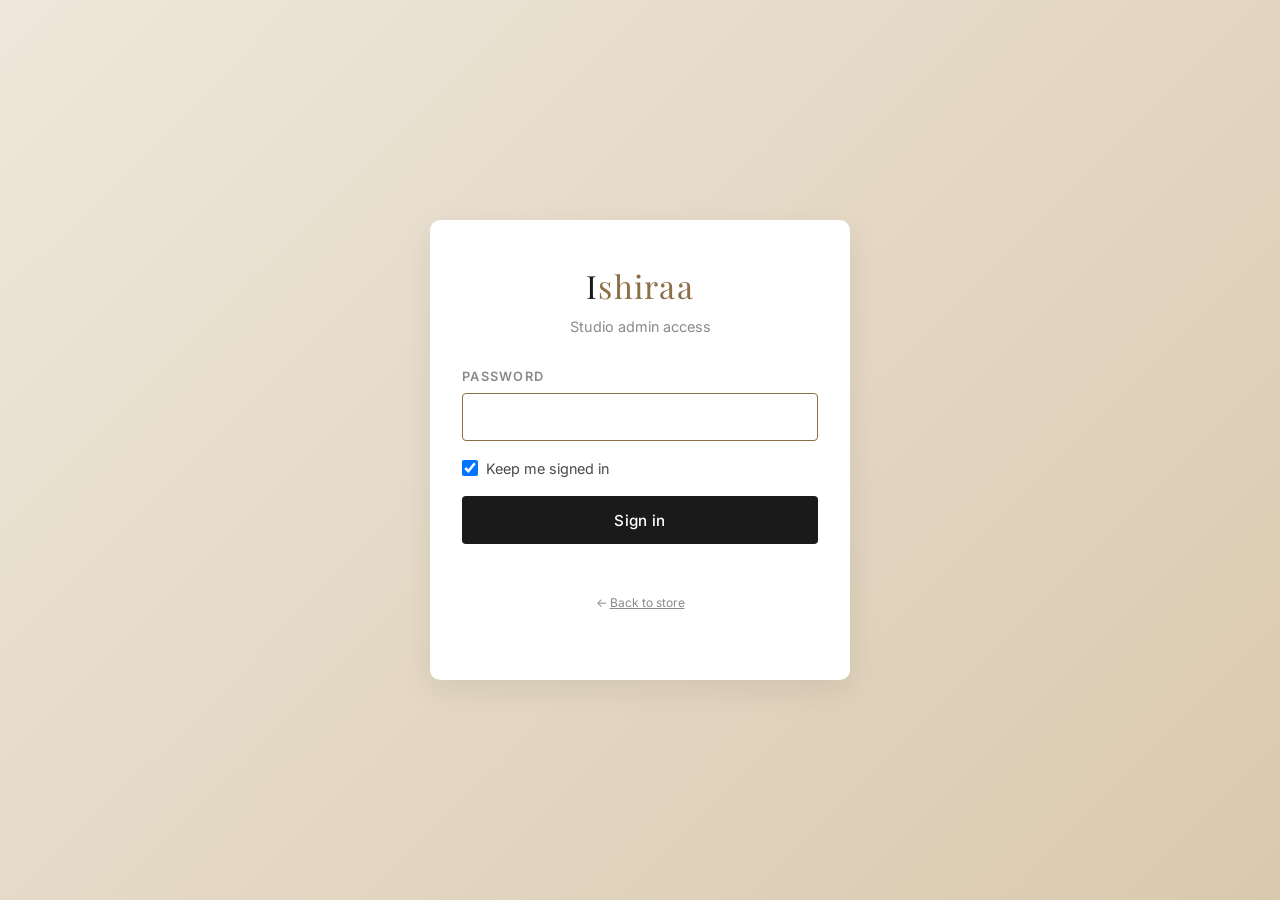
<file: ishiraa/admin-dashboard.html>
<!doctype html>
<html lang="en">
<head>
  <meta charset="utf-8">
  <meta name="viewport" content="width=device-width, initial-scale=1">
  <title>Dashboard — Ishiraa Admin</title>
  <meta name="robots" content="noindex, nofollow">
  <meta name="theme-color" content="#fbf8f4">
  <link rel="icon" href="data:image/svg+xml,%3Csvg xmlns='http://www.w3.org/2000/svg' viewBox='0 0 100 100'%3E%3Ctext x='50' y='68' font-family='serif' font-size='64' text-anchor='middle' fill='%238b6f47'%3EI%3C/text%3E%3C/svg%3E">
  <link rel="preconnect" href="https://fonts.googleapis.com">
  <link rel="preconnect" href="https://fonts.gstatic.com" crossorigin>
  <link href="https://fonts.googleapis.com/css2?family=Playfair+Display:wght@400;500;600&family=Inter:wght@400;500;600&display=swap" rel="stylesheet">
  <link rel="stylesheet" href="css/styles.css">
  <link rel="stylesheet" href="css/admin.css">
</head>
<body class="admin-body">
  <div class="admin-shell">
    <aside class="admin-sidebar">
      <a class="brand" href="index.html">I<span>shiraa</span></a>
      <nav class="admin-nav">
        <button class="active" data-view="overview">◆ Overview</button>
        <button data-view="products">❋ Products</button>
        <button data-view="data">⇅ Data</button>
      </nav>
      <div class="admin-sidebar__bottom">
        <button id="logoutBtn">Sign out</button>
      </div>
    </aside>

    <main class="admin-main">
      <div class="admin-header">
        <div>
          <h1 id="viewTitle">Overview</h1>
          <p id="viewSub">Welcome back.</p>
        </div>
        <div id="headerActions"></div>
      </div>

      <!-- Overview -->
      <section data-view="overview">
        <div class="stat-grid">
          <div class="stat-card"><div class="stat-card__label">Total products</div><div class="stat-card__value" id="statTotal">—</div></div>
          <div class="stat-card"><div class="stat-card__label">In stock</div><div class="stat-card__value" id="statIn">—</div></div>
          <div class="stat-card"><div class="stat-card__label">Out of stock</div><div class="stat-card__value" id="statOut">—</div></div>
          <div class="stat-card"><div class="stat-card__label">Coming soon</div><div class="stat-card__value" id="statSoon">—</div></div>
          <div class="stat-card"><div class="stat-card__label">New arrivals</div><div class="stat-card__value" id="statNew">—</div></div>
        </div>

        <div class="card" style="margin-bottom:1rem">
          <h3 style="margin-top:0">Recently added</h3>
          <div id="recentList"></div>
        </div>

        <div class="card">
          <h3 style="margin-top:0">Out of stock</h3>
          <div id="outList"></div>
        </div>
      </section>

      <!-- Products list -->
      <section data-view="products" hidden>
        <div class="admin-toolbar">
          <div class="left">
            <input type="search" id="search" placeholder="Search by name, code, category…">
            <select id="statusFilter">
              <option value="">All statuses</option>
              <option value="available">Available</option>
              <option value="out_of_stock">Out of stock</option>
              <option value="coming_soon">Coming soon</option>
            </select>
          </div>
          <button class="btn btn--primary" id="addBtn">+ Add product</button>
        </div>
        <div style="overflow-x:auto">
          <table class="products-table">
            <thead>
              <tr>
                <th></th>
                <th>Name</th>
                <th>Code</th>
                <th>Category</th>
                <th>Price</th>
                <th>Status</th>
                <th>New</th>
                <th style="text-align:right">Actions</th>
              </tr>
            </thead>
            <tbody id="rows"></tbody>
          </table>
        </div>
      </section>

      <!-- Data mgmt -->
      <section data-view="data" hidden>
        <div class="card" style="margin-bottom:1rem">
          <h3 style="margin-top:0">Export catalogue</h3>
          <p>Download the full product catalogue as a JSON file — for backups, version control, or moving to a new device.</p>
          <button class="btn btn--ghost" id="exportBtn">Download JSON</button>
        </div>

        <div class="card" style="margin-bottom:1rem">
          <h3 style="margin-top:0">Import catalogue</h3>
          <p>Replace the current catalogue from a JSON file. Products from <code>data/products.json</code> or a previous export both work.</p>
          <input type="file" id="importFile" accept="application/json,.json">
        </div>

        <div class="card" style="margin-bottom:1rem">
          <h3 style="margin-top:0">Write changes back to the bundled file</h3>
          <p>After you've finished editing, copy the export below and paste it into <code>data/products.json</code> so the site serves the updated catalogue to first-time visitors.</p>
          <textarea id="exportText" readonly style="min-height:240px;font-family:ui-monospace,Menlo,Consolas,monospace;font-size:.82rem"></textarea>
          <div style="margin-top:.5rem"><button class="btn btn--ghost btn--sm" id="copyBtn">Copy to clipboard</button></div>
        </div>

        <div class="card">
          <h3 style="margin-top:0;color:var(--danger)">Danger zone</h3>
          <p>Discard all localStorage data and reload the catalogue from the bundled <code>data/products.json</code>. Your edits will be lost unless you exported them.</p>
          <button class="btn btn--danger" id="resetBtn">Reset to defaults</button>
        </div>
      </section>
    </main>
  </div>

  <!-- Product drawer -->
  <div class="drawer-backdrop" id="drawerBackdrop"></div>
  <aside class="drawer" id="drawer" aria-hidden="true">
    <div class="drawer__header">
      <h2 id="drawerTitle">Add product</h2>
      <button class="icon-btn" id="drawerClose" aria-label="Close">×</button>
    </div>
    <div class="drawer__body">
      <form id="productForm" autocomplete="off">
        <input type="hidden" id="pId">
        <div class="form-row form-row--2">
          <div>
            <label for="pName">Name</label>
            <input type="text" id="pName" required>
          </div>
          <div>
            <label for="pCode">Code</label>
            <input type="text" id="pCode" placeholder="ISH-XXX-001">
          </div>
        </div>
        <div class="form-row form-row--2">
          <div>
            <label for="pCategory">Category</label>
            <input type="text" id="pCategory" list="catList" placeholder="e.g. Kurta Sets">
            <datalist id="catList"></datalist>
          </div>
          <div>
            <label for="pPrice">Price (₹)</label>
            <input type="number" id="pPrice" min="0" step="1" required>
          </div>
        </div>
        <div class="form-row">
          <div>
            <label for="pDesc">Description</label>
            <textarea id="pDesc"></textarea>
          </div>
        </div>
        <div class="form-row form-row--2">
          <div>
            <label for="pSizes">Sizes (comma-separated)</label>
            <input type="text" id="pSizes" placeholder="XS, S, M, L, XL">
          </div>
          <div>
            <label for="pColors">Colours (comma-separated)</label>
            <input type="text" id="pColors" placeholder="Ivory, Gold">
          </div>
        </div>
        <div class="form-row form-row--2">
          <div>
            <label for="pStatus">Status</label>
            <select id="pStatus">
              <option value="available">Available</option>
              <option value="out_of_stock">Out of stock</option>
              <option value="coming_soon">Coming soon</option>
            </select>
          </div>
          <div>
            <label>Flags</label>
            <label class="checkbox"><input type="checkbox" id="pIsNew"> New arrival</label><br>
            <label class="checkbox"><input type="checkbox" id="pFeatured"> Featured</label>
          </div>
        </div>

        <div style="margin-top:1rem">
          <label>Images</label>
          <div class="image-list" id="imgList"></div>
          <div style="display:flex;gap:.5rem;margin-top:.5rem">
            <button type="button" class="btn btn--ghost btn--sm" id="addImg">+ Add URL</button>
            <label class="btn btn--ghost btn--sm" style="cursor:pointer;text-transform:none;letter-spacing:normal;font-weight:500;color:var(--ink)">
              Upload file
              <input type="file" id="uploadImg" accept="image/*" hidden multiple>
            </label>
          </div>
          <p style="font-size:.78rem;color:var(--ink-muted);margin-top:.5rem">Prefer URLs — uploads are stored as base64 in the browser and can fill localStorage quickly.</p>
        </div>
      </form>
    </div>
    <div class="drawer__footer">
      <button type="button" class="btn btn--ghost" id="drawerCancel">Cancel</button>
      <button type="button" class="btn btn--primary" id="drawerSave">Save product</button>
    </div>
  </aside>

  <script src="config.js"></script>
  <script src="js/app.js"></script>
  <script src="js/storage.js"></script>
  <script src="js/whatsapp.js"></script>
  <script src="js/admin.js"></script>
  <script>
    if (!IshiraaAdmin.requireAuth('admin.html')) { /* redirected */ }

    const fmt = (n) => window.formatPrice ? window.formatPrice(n) : `₹${n}`;
    const STATUS_TEXT = { available: 'Available', out_of_stock: 'Out of stock', coming_soon: 'Coming soon' };

    // ---------- View switching ----------
    document.querySelectorAll('.admin-nav button').forEach(btn => {
      btn.addEventListener('click', () => switchView(btn.dataset.view));
    });
    function switchView(name) {
      document.querySelectorAll('.admin-nav button').forEach(b => b.classList.toggle('active', b.dataset.view === name));
      document.querySelectorAll('main > section[data-view]').forEach(s => s.hidden = s.dataset.view !== name);
      const titles = { overview: ['Overview', 'Welcome back.'], products: ['Products', 'Add, edit, and remove pieces.'], data: ['Data', 'Export, import, or reset your catalogue.'] };
      document.getElementById('viewTitle').textContent = titles[name][0];
      document.getElementById('viewSub').textContent   = titles[name][1];
    }

    // ---------- Data load ----------
    let products = [];
    (async () => {
      products = await IshiraaStore.load();
      renderAll();
    })();

    function renderAll() {
      renderOverview();
      renderTable();
      renderExportText();
    }

    // ---------- Overview ----------
    function renderOverview() {
      const total = products.length;
      const inS   = products.filter(p => p.status === 'available').length;
      const out   = products.filter(p => p.status === 'out_of_stock').length;
      const soon  = products.filter(p => p.status === 'coming_soon').length;
      const neww  = products.filter(p => p.isNew).length;
      document.getElementById('statTotal').textContent = total;
      document.getElementById('statIn').textContent    = inS;
      document.getElementById('statOut').textContent   = out;
      document.getElementById('statSoon').textContent  = soon;
      document.getElementById('statNew').textContent   = neww;

      const recent = [...products]
        .sort((a,b) => String(b.createdAt||'').localeCompare(String(a.createdAt||'')))
        .slice(0, 5);
      document.getElementById('recentList').innerHTML = recent.length
        ? recent.map(p => `<div style="display:flex;justify-content:space-between;padding:.45rem 0;border-bottom:1px solid var(--line)"><span>${escapeHTML(p.name)} <small style="color:var(--ink-muted)">${escapeHTML(p.category||'')}</small></span><span>${fmt(p.price)}</span></div>`).join('')
        : `<p style="color:var(--ink-muted);margin:0">No products yet.</p>`;

      const outList = products.filter(p => p.status === 'out_of_stock');
      document.getElementById('outList').innerHTML = outList.length
        ? outList.map(p => `<div style="display:flex;justify-content:space-between;padding:.45rem 0;border-bottom:1px solid var(--line)"><span>${escapeHTML(p.name)}</span><span style="color:var(--ink-muted)">${escapeHTML(p.code||'')}</span></div>`).join('')
        : `<p style="color:var(--ink-muted);margin:0">Nothing's out of stock. Nice.</p>`;
    }

    // ---------- Products table ----------
    const searchInput = document.getElementById('search');
    const statusFilter = document.getElementById('statusFilter');
    searchInput.addEventListener('input', renderTable);
    statusFilter.addEventListener('change', renderTable);

    function renderTable() {
      const q = searchInput.value.trim().toLowerCase();
      const s = statusFilter.value;
      const rows = products.filter(p => {
        if (s && p.status !== s) return false;
        if (!q) return true;
        return `${p.name} ${p.code} ${p.category}`.toLowerCase().includes(q);
      });
      const tbody = document.getElementById('rows');
      if (!rows.length) {
        tbody.innerHTML = `<tr><td colspan="8" style="text-align:center;padding:3rem;color:var(--ink-muted)">No products match.</td></tr>`;
        return;
      }
      tbody.innerHTML = rows.map(p => `
        <tr data-id="${escapeAttr(p.id)}">
          <td><img class="thumb" src="${escapeAttr((p.images||[])[0] || '')}" alt="" onerror="this.style.display='none'"></td>
          <td>${escapeHTML(p.name)}</td>
          <td style="color:var(--ink-muted)">${escapeHTML(p.code||'')}</td>
          <td>${escapeHTML(p.category||'')}</td>
          <td>${fmt(p.price)}</td>
          <td><span class="status-pill status-pill--${p.status}">${STATUS_TEXT[p.status]||p.status}</span></td>
          <td>${p.isNew ? '✓' : ''}</td>
          <td><div class="row-actions">
            <button class="icon-btn" data-action="edit" title="Edit">✎</button>
            <button class="icon-btn icon-btn--danger" data-action="delete" title="Delete">🗑</button>
          </div></td>
        </tr>
      `).join('');
      tbody.querySelectorAll('[data-action]').forEach(btn => {
        const id = btn.closest('tr').dataset.id;
        btn.addEventListener('click', () => {
          if (btn.dataset.action === 'edit') openDrawer(id);
          if (btn.dataset.action === 'delete') handleDelete(id);
        });
      });
    }

    document.getElementById('addBtn').addEventListener('click', () => openDrawer(null));

    function handleDelete(id) {
      const p = products.find(x => x.id === id);
      if (!p) return;
      if (!confirm(`Delete "${p.name}"? This cannot be undone.`)) return;
      IshiraaStore.remove(id);
      products = products.filter(x => x.id !== id);
      renderAll();
      showToast('Product deleted');
    }

    // ---------- Drawer / form ----------
    const drawer = document.getElementById('drawer');
    const backdrop = document.getElementById('drawerBackdrop');
    function closeDrawer() {
      drawer.classList.remove('open');
      backdrop.classList.remove('open');
      drawer.setAttribute('aria-hidden', 'true');
    }
    function openDrawer(id) {
      const editing = !!id;
      const p = editing ? products.find(x => x.id === id) : blankProduct();
      document.getElementById('drawerTitle').textContent = editing ? 'Edit product' : 'Add product';
      document.getElementById('pId').value       = p.id;
      document.getElementById('pName').value     = p.name || '';
      document.getElementById('pCode').value     = p.code || '';
      document.getElementById('pCategory').value = p.category || '';
      document.getElementById('pPrice').value    = p.price ?? '';
      document.getElementById('pDesc').value     = p.description || '';
      document.getElementById('pSizes').value    = (p.sizes || []).join(', ');
      document.getElementById('pColors').value   = (p.colors || []).join(', ');
      document.getElementById('pStatus').value   = p.status || 'available';
      document.getElementById('pIsNew').checked    = !!p.isNew;
      document.getElementById('pFeatured').checked = !!p.featured;

      // Populate category datalist
      const dl = document.getElementById('catList');
      dl.innerHTML = IshiraaStore.getCategories().map(c => `<option value="${escapeAttr(c)}">`).join('');

      // Images
      renderImageList(p.images || []);

      drawer.classList.add('open');
      backdrop.classList.add('open');
      drawer.setAttribute('aria-hidden', 'false');
      document.getElementById('pName').focus();
    }

    function blankProduct() {
      const id = 'ish-' + Math.random().toString(36).slice(2, 8);
      return { id, name:'', code:'', category:'', price:0, description:'', sizes:[], colors:[], images:[], status:'available', isNew:false, featured:false, createdAt: new Date().toISOString().slice(0,10) };
    }

    document.getElementById('drawerClose').addEventListener('click', closeDrawer);
    document.getElementById('drawerCancel').addEventListener('click', closeDrawer);
    backdrop.addEventListener('click', closeDrawer);
    document.addEventListener('keydown', (e) => { if (e.key === 'Escape') closeDrawer(); });

    document.getElementById('drawerSave').addEventListener('click', () => {
      const id    = document.getElementById('pId').value;
      const name  = document.getElementById('pName').value.trim();
      const price = +document.getElementById('pPrice').value;
      if (!name) { showToast('Name is required.'); return; }
      if (isNaN(price) || price < 0) { showToast('Price must be a number ≥ 0.'); return; }
      const existing = products.find(p => p.id === id);
      const product = {
        id,
        name,
        code:        document.getElementById('pCode').value.trim(),
        category:    document.getElementById('pCategory').value.trim(),
        price,
        description: document.getElementById('pDesc').value.trim(),
        sizes:       splitList(document.getElementById('pSizes').value),
        colors:      splitList(document.getElementById('pColors').value),
        images:      collectImages(),
        status:      document.getElementById('pStatus').value,
        isNew:       document.getElementById('pIsNew').checked,
        featured:    document.getElementById('pFeatured').checked,
        createdAt:   (existing && existing.createdAt) || new Date().toISOString().slice(0,10)
      };
      IshiraaStore.upsert(product);
      products = IshiraaStore._cache; // store mutates in-place
      renderAll();
      closeDrawer();
      showToast(existing ? 'Product updated' : 'Product added');
    });

    function splitList(s) {
      return s.split(',').map(x => x.trim()).filter(Boolean);
    }

    // ---------- Image list ----------
    const imgListEl = document.getElementById('imgList');
    function renderImageList(urls) {
      imgListEl.innerHTML = '';
      (urls.length ? urls : ['']).forEach(url => addImageRow(url));
    }
    function addImageRow(url) {
      const row = document.createElement('div');
      row.className = 'image-list__row';
      row.innerHTML = `
        <img class="image-list__preview" src="${escapeAttr(url||'')}" alt="" onerror="this.style.visibility='hidden'">
        <input type="url" placeholder="https://… (or leave blank)" value="${escapeAttr(url||'')}">
        <button type="button" class="icon-btn icon-btn--danger" title="Remove">×</button>
      `;
      const input = row.querySelector('input');
      const preview = row.querySelector('img');
      input.addEventListener('input', () => { preview.src = input.value; preview.style.visibility = input.value ? 'visible' : 'hidden'; });
      row.querySelector('button').addEventListener('click', () => row.remove());
      imgListEl.appendChild(row);
    }
    function collectImages() {
      return [...imgListEl.querySelectorAll('input')].map(i => i.value.trim()).filter(Boolean);
    }
    document.getElementById('addImg').addEventListener('click', () => addImageRow(''));
    document.getElementById('uploadImg').addEventListener('change', async (e) => {
      const files = [...e.target.files];
      for (const f of files) {
        if (f.size > 400 * 1024) {
          showToast(`"${f.name}" is large — consider a URL instead.`);
        }
        const data = await fileToBase64(f);
        addImageRow(data);
      }
      e.target.value = '';
    });
    function fileToBase64(f) {
      return new Promise((res, rej) => { const r = new FileReader(); r.onload = () => res(r.result); r.onerror = rej; r.readAsDataURL(f); });
    }

    // ---------- Data tab ----------
    document.getElementById('exportBtn').addEventListener('click', () => {
      const json = IshiraaStore.export();
      const blob = new Blob([json], { type: 'application/json' });
      const a = document.createElement('a');
      a.href = URL.createObjectURL(blob);
      a.download = `ishiraa-products-${new Date().toISOString().slice(0,10)}.json`;
      document.body.appendChild(a); a.click(); a.remove();
      URL.revokeObjectURL(a.href);
    });
    document.getElementById('importFile').addEventListener('change', async (e) => {
      const f = e.target.files[0]; if (!f) return;
      try {
        const text = await f.text();
        const n = IshiraaStore.importJSON(text);
        products = IshiraaStore._cache;
        renderAll();
        showToast(`Imported ${n} products`);
      } catch (err) {
        alert('Import failed: ' + err.message);
      }
      e.target.value = '';
    });
    document.getElementById('copyBtn').addEventListener('click', async () => {
      const txt = document.getElementById('exportText').value;
      try { await navigator.clipboard.writeText(txt); showToast('Copied.'); }
      catch { const ta = document.getElementById('exportText'); ta.select(); document.execCommand('copy'); showToast('Copied.'); }
    });
    document.getElementById('resetBtn').addEventListener('click', async () => {
      if (!confirm('Reset all product data? Your unsaved edits will be lost.')) return;
      IshiraaStore.reset();
      products = await IshiraaStore.load();
      renderAll();
      showToast('Catalogue reset.');
    });
    function renderExportText() {
      document.getElementById('exportText').value = IshiraaStore.export();
    }

    // ---------- Logout ----------
    document.getElementById('logoutBtn').addEventListener('click', () => {
      IshiraaAdmin.logout();
      location.replace('admin.html');
    });

    // ---------- helpers ----------
    function escapeHTML(s) { return String(s==null?'':s).replace(/&/g,'&amp;').replace(/</g,'&lt;').replace(/>/g,'&gt;'); }
    function escapeAttr(s) { return escapeHTML(s).replace(/"/g,'&quot;'); }
  </script>
</body>
</html>
</file>
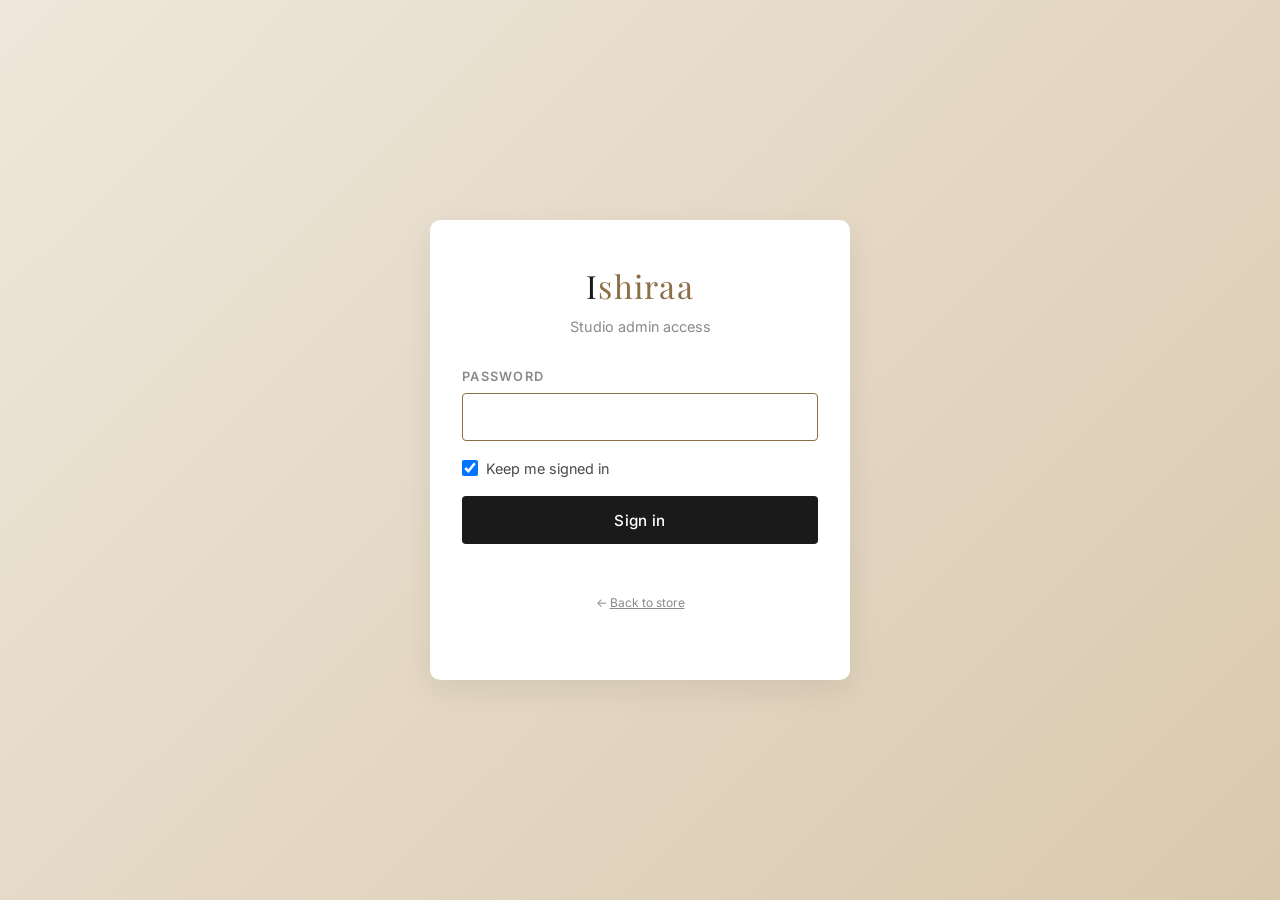
<file: ishiraa/admin.html>
<!doctype html>
<html lang="en">
<head>
  <meta charset="utf-8">
  <meta name="viewport" content="width=device-width, initial-scale=1">
  <title>Admin — Ishiraa</title>
  <meta name="robots" content="noindex, nofollow">
  <meta name="theme-color" content="#fbf8f4">
  <link rel="icon" href="data:image/svg+xml,%3Csvg xmlns='http://www.w3.org/2000/svg' viewBox='0 0 100 100'%3E%3Ctext x='50' y='68' font-family='serif' font-size='64' text-anchor='middle' fill='%238b6f47'%3EI%3C/text%3E%3C/svg%3E">
  <link rel="preconnect" href="https://fonts.googleapis.com">
  <link rel="preconnect" href="https://fonts.gstatic.com" crossorigin>
  <link href="https://fonts.googleapis.com/css2?family=Playfair+Display:wght@400;500;600&family=Inter:wght@400;500;600&display=swap" rel="stylesheet">
  <link rel="stylesheet" href="css/styles.css">
  <link rel="stylesheet" href="css/admin.css">
</head>
<body class="admin-body">
  <div class="login-shell">
    <div class="login-card">
      <a href="index.html" class="brand">I<span>shiraa</span></a>
      <p>Studio admin access</p>
      <form id="loginForm" autocomplete="off">
        <div class="form-row">
          <div>
            <label for="pw">Password</label>
            <input type="password" id="pw" required autofocus>
          </div>
        </div>
        <label class="checkbox" style="margin-bottom:1rem">
          <input type="checkbox" id="remember" checked> Keep me signed in
        </label>
        <button class="btn btn--primary btn--block" type="submit">Sign in</button>
        <div class="login-error" id="err" role="alert"></div>
      </form>
      <p style="margin-top:1.5rem;font-size:.75rem;color:var(--ink-muted)">
        ← <a href="index.html" style="text-decoration:underline">Back to store</a>
      </p>
    </div>
  </div>

  <script src="config.js"></script>
  <script src="js/admin.js"></script>
  <script>
    // If already signed in, jump straight to dashboard.
    if (IshiraaAdmin.getSession()) location.replace('admin-dashboard.html');

    const form = document.getElementById('loginForm');
    const err  = document.getElementById('err');
    form.addEventListener('submit', async (e) => {
      e.preventDefault();
      err.textContent = '';
      const pw = document.getElementById('pw').value;
      const remember = document.getElementById('remember').checked;
      const ok = await IshiraaAdmin.login(pw, remember);
      if (ok) location.replace('admin-dashboard.html');
      else { err.textContent = 'Incorrect password.'; document.getElementById('pw').select(); }
    });
  </script>
</body>
</html>
</file>
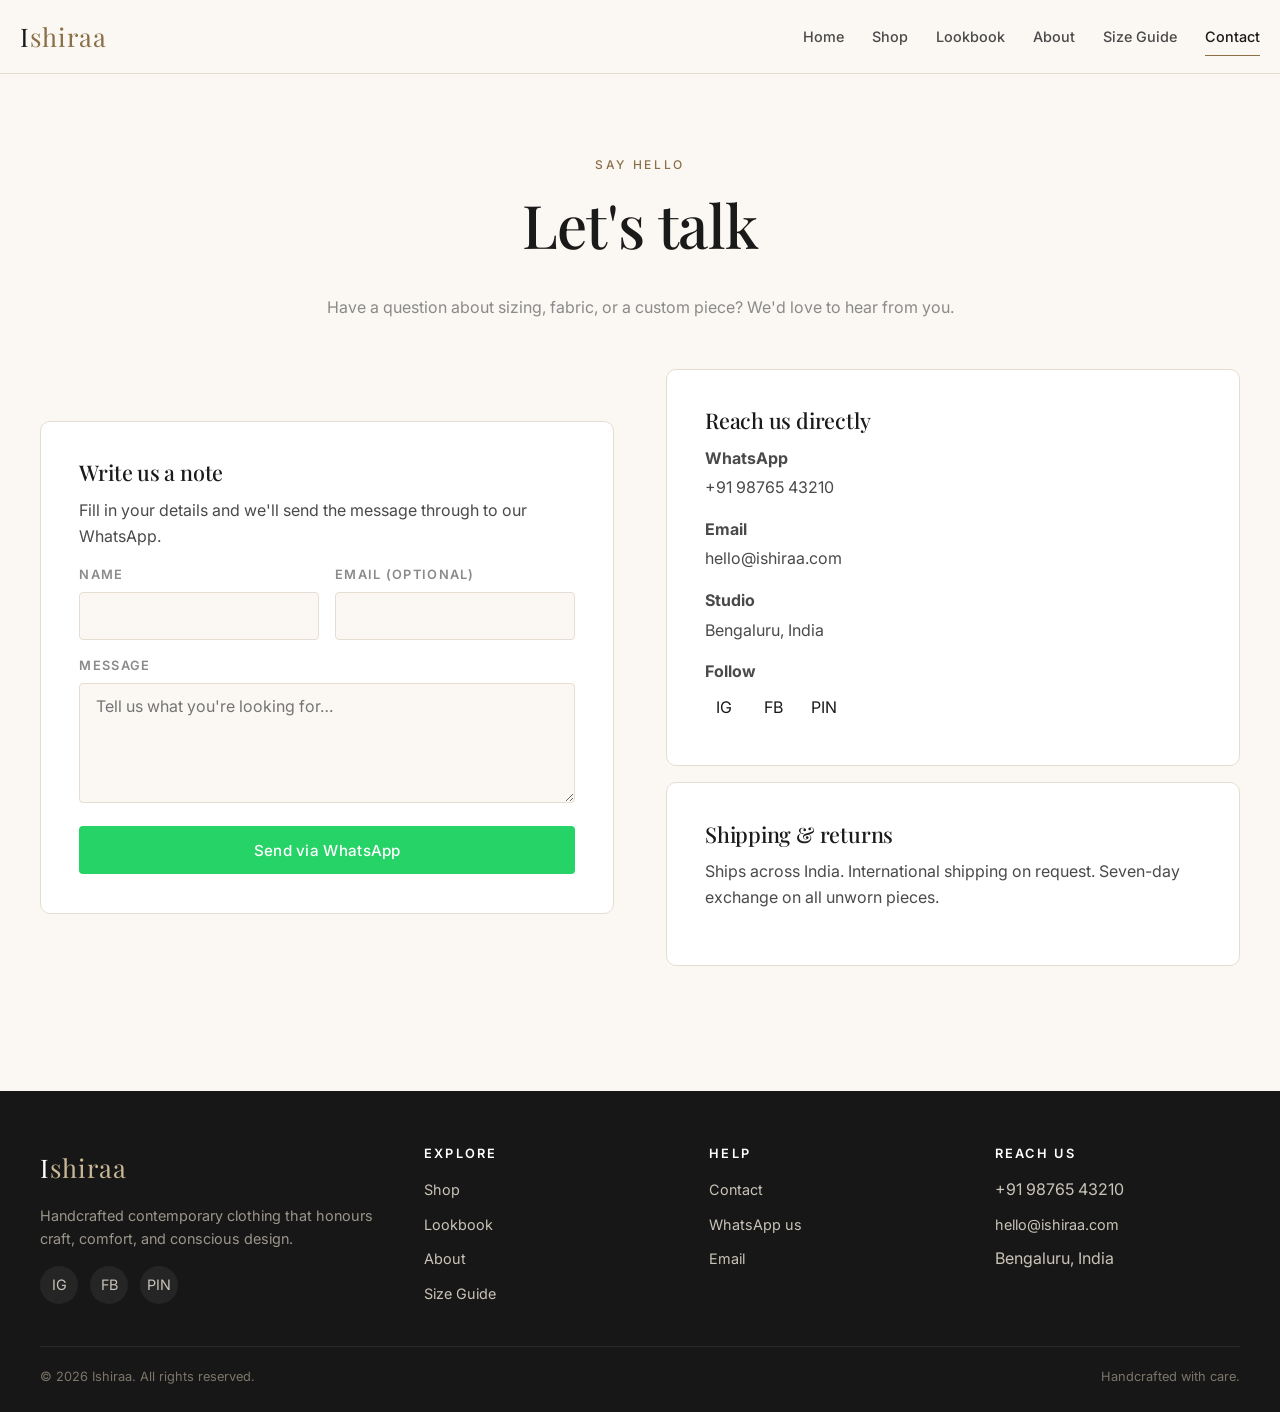
<file: ishiraa/contact.html>
<!doctype html>
<html lang="en">
<head>
  <meta charset="utf-8">
  <meta name="viewport" content="width=device-width, initial-scale=1">
  <title>Contact — Ishiraa</title>
  <meta name="description" content="Reach Ishiraa on WhatsApp, email, or social. Customisations, enquiries, and studio visits.">
  <meta name="theme-color" content="#fbf8f4">
  <link rel="icon" href="data:image/svg+xml,%3Csvg xmlns='http://www.w3.org/2000/svg' viewBox='0 0 100 100'%3E%3Ctext x='50' y='68' font-family='serif' font-size='64' text-anchor='middle' fill='%238b6f47'%3EI%3C/text%3E%3C/svg%3E">
  <meta property="og:title" content="Contact — Ishiraa">
  <meta property="og:description" content="Reach us on WhatsApp, email, or social.">
  <meta property="og:type" content="website">
  <link rel="preconnect" href="https://fonts.googleapis.com">
  <link rel="preconnect" href="https://fonts.gstatic.com" crossorigin>
  <link href="https://fonts.googleapis.com/css2?family=Playfair+Display:wght@400;500;600&family=Inter:wght@400;500;600&display=swap" rel="stylesheet">
  <link rel="stylesheet" href="css/styles.css">
</head>
<body>
  <div data-site-header></div>

  <section class="section">
    <div class="container">
      <div class="section-head">
        <span class="eyebrow">Say hello</span>
        <h1>Let's talk</h1>
        <p>Have a question about sizing, fabric, or a custom piece? We'd love to hear from you.</p>
      </div>

      <div class="split">
        <div>
          <div class="card">
            <h3>Write us a note</h3>
            <p>Fill in your details and we'll send the message through to our WhatsApp.</p>
            <form id="contactForm">
              <div class="form-row form-row--2">
                <div>
                  <label for="cName">Name</label>
                  <input type="text" id="cName" required>
                </div>
                <div>
                  <label for="cEmail">Email (optional)</label>
                  <input type="email" id="cEmail">
                </div>
              </div>
              <div class="form-row">
                <div>
                  <label for="cMsg">Message</label>
                  <textarea id="cMsg" required placeholder="Tell us what you're looking for…"></textarea>
                </div>
              </div>
              <button class="btn btn--wa btn--block" type="submit">Send via WhatsApp</button>
            </form>
          </div>
        </div>

        <div>
          <div class="card">
            <h3>Reach us directly</h3>
            <p style="margin-bottom:.25rem"><strong>WhatsApp</strong></p>
            <p id="cWA">—</p>
            <p style="margin-bottom:.25rem"><strong>Email</strong></p>
            <p id="cEmailOut">—</p>
            <p style="margin-bottom:.25rem"><strong>Studio</strong></p>
            <p id="cAddr">—</p>
            <p style="margin-bottom:.25rem"><strong>Follow</strong></p>
            <div class="footer-social" style="margin-top:.25rem" id="cSocial"></div>
          </div>
          <div class="card" style="margin-top:1rem">
            <h3>Shipping & returns</h3>
            <p id="cShip">Ships across India. International shipping on request. Seven-day exchange on all unworn pieces.</p>
          </div>
        </div>
      </div>
    </div>
  </section>

  <div data-site-footer></div>

  <script src="config.js"></script>
  <script src="js/app.js"></script>
  <script src="js/whatsapp.js"></script>
  <script>
    const c = window.ISHIRAA_CONFIG.contact;
    document.getElementById('cWA').innerHTML       = `<a href="${IshiraaWA.generalLink()}" target="_blank" rel="noopener">${c.whatsappDisplay}</a>`;
    document.getElementById('cEmailOut').innerHTML = `<a href="mailto:${c.email}">${c.email}</a>`;
    document.getElementById('cAddr').textContent   = c.address || '';
    const sc = document.getElementById('cSocial');
    if (c.instagram) sc.insertAdjacentHTML('beforeend', `<a href="${c.instagram}" target="_blank" rel="noopener" aria-label="Instagram">IG</a>`);
    if (c.facebook)  sc.insertAdjacentHTML('beforeend', `<a href="${c.facebook}"  target="_blank" rel="noopener" aria-label="Facebook">FB</a>`);
    if (c.pinterest) sc.insertAdjacentHTML('beforeend', `<a href="${c.pinterest}" target="_blank" rel="noopener" aria-label="Pinterest">PIN</a>`);

    document.getElementById('contactForm').addEventListener('submit', (e) => {
      e.preventDefault();
      const name  = document.getElementById('cName').value.trim();
      const email = document.getElementById('cEmail').value.trim();
      const msg   = document.getElementById('cMsg').value.trim();
      const parts = [`Hi Ishiraa, I'm ${name}.`];
      if (email) parts.push(`Email: ${email}`);
      parts.push('', msg);
      window.open(IshiraaWA.generalLink(parts.join('\n')), '_blank');
      showToast('Opening WhatsApp…');
    });
  </script>
</body>
</html>
</file>
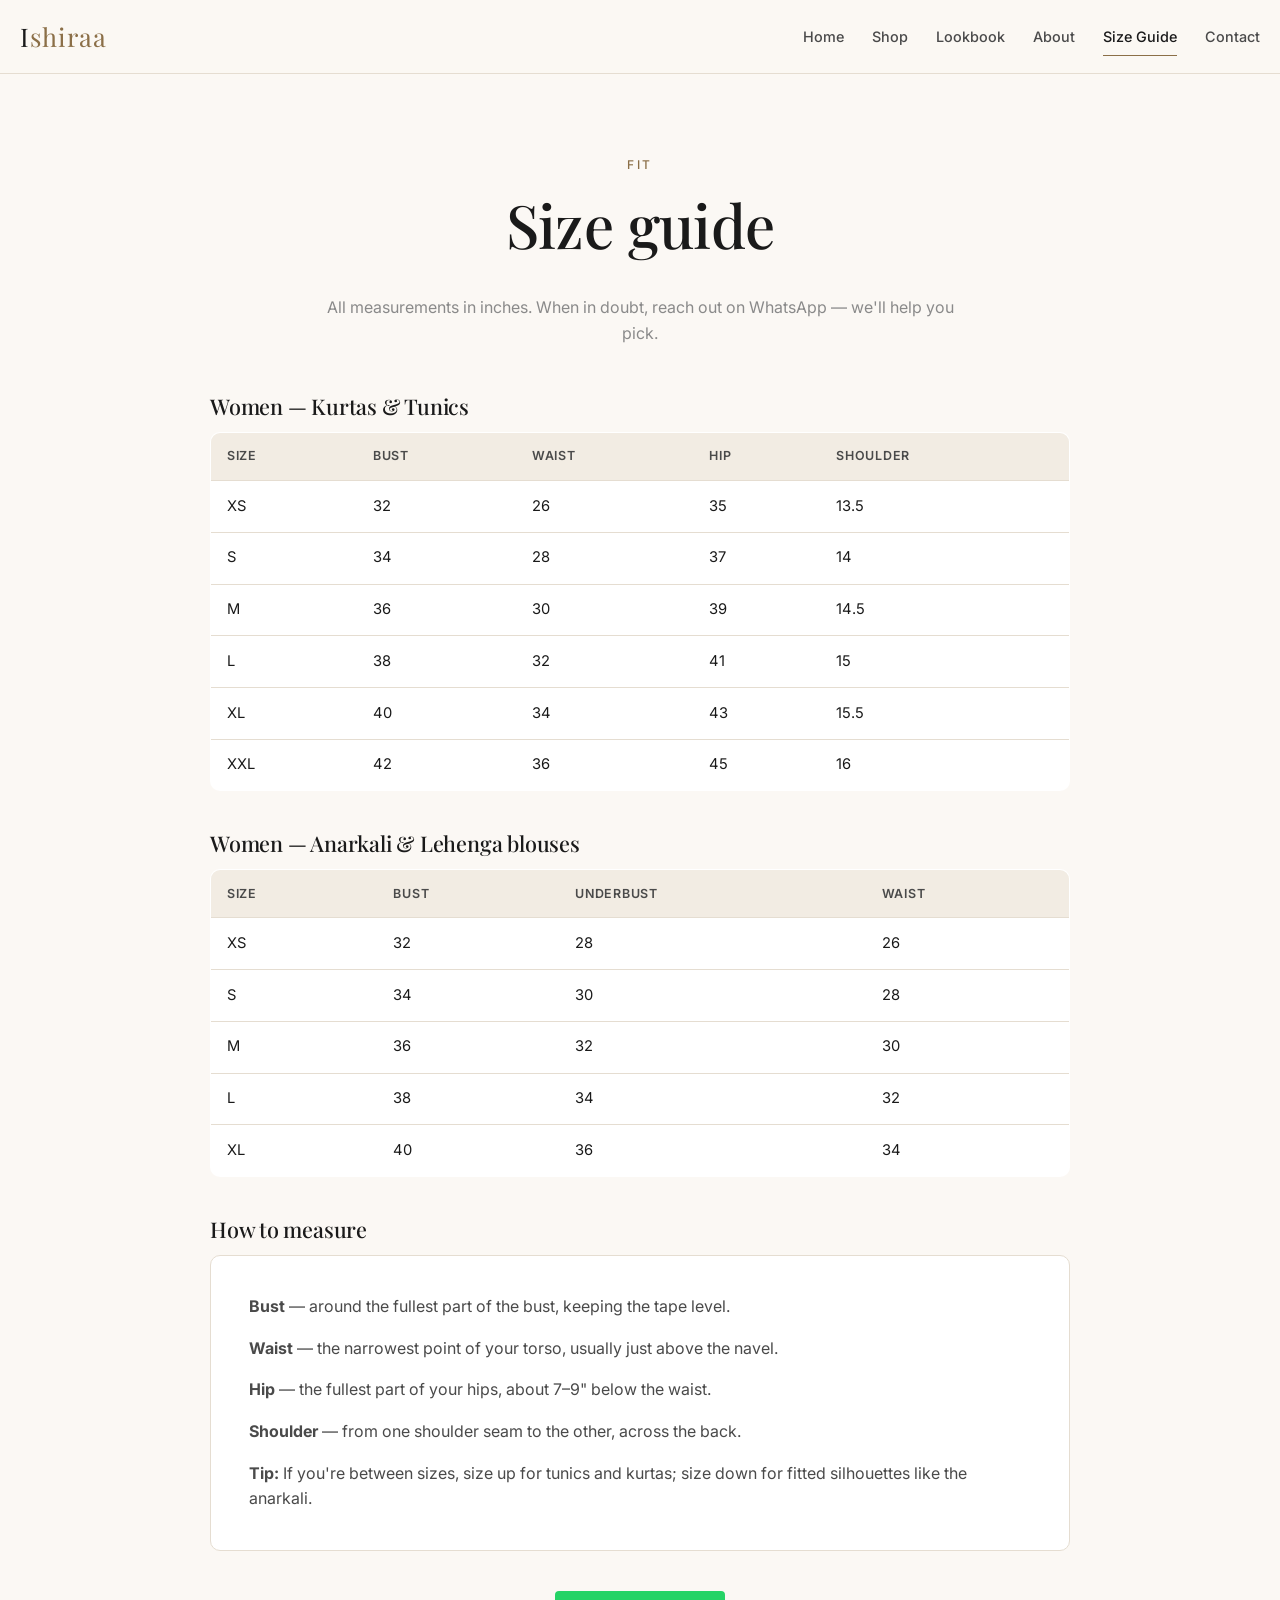
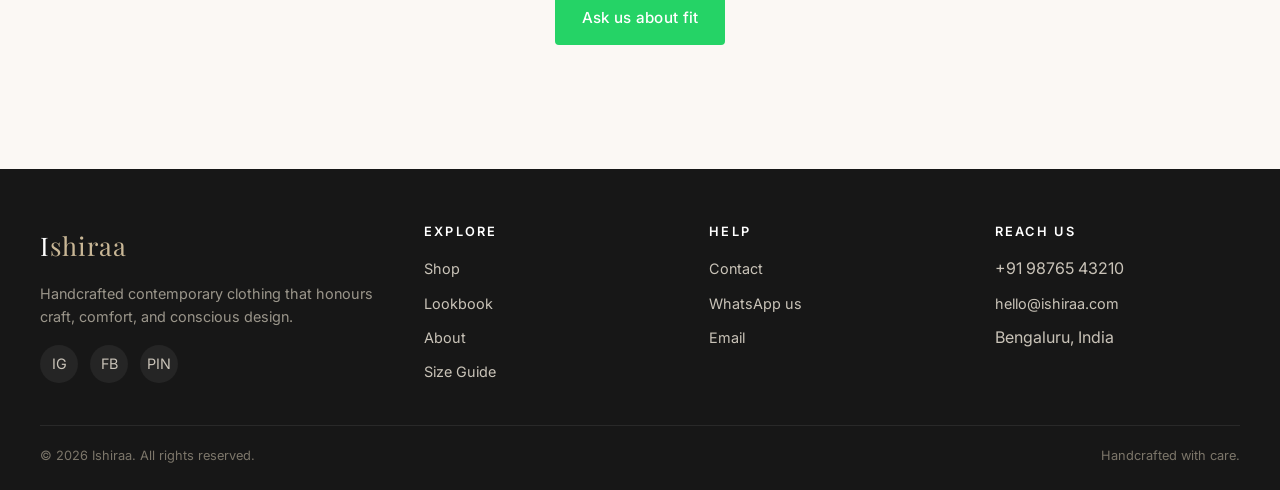
<file: ishiraa/size-guide.html>
<!doctype html>
<html lang="en">
<head>
  <meta charset="utf-8">
  <meta name="viewport" content="width=device-width, initial-scale=1">
  <title>Size Guide — Ishiraa</title>
  <meta name="description" content="Size chart and fit notes for Ishiraa kurtas, co-ord sets, anarkalis, and blouses.">
  <meta name="theme-color" content="#fbf8f4">
  <link rel="icon" href="data:image/svg+xml,%3Csvg xmlns='http://www.w3.org/2000/svg' viewBox='0 0 100 100'%3E%3Ctext x='50' y='68' font-family='serif' font-size='64' text-anchor='middle' fill='%238b6f47'%3EI%3C/text%3E%3C/svg%3E">
  <meta property="og:title" content="Size Guide — Ishiraa">
  <meta property="og:description" content="Size chart and fit notes for Ishiraa pieces.">
  <meta property="og:type" content="website">
  <link rel="preconnect" href="https://fonts.googleapis.com">
  <link rel="preconnect" href="https://fonts.gstatic.com" crossorigin>
  <link href="https://fonts.googleapis.com/css2?family=Playfair+Display:wght@400;500;600&family=Inter:wght@400;500;600&display=swap" rel="stylesheet">
  <link rel="stylesheet" href="css/styles.css">
</head>
<body>
  <div data-site-header></div>

  <section class="section">
    <div class="container" style="max-width:900px">
      <div class="section-head">
        <span class="eyebrow">Fit</span>
        <h1>Size guide</h1>
        <p>All measurements in inches. When in doubt, reach out on WhatsApp — we'll help you pick.</p>
      </div>

      <h3>Women — Kurtas & Tunics</h3>
      <div style="overflow-x:auto">
        <table class="size-table">
          <thead><tr><th>Size</th><th>Bust</th><th>Waist</th><th>Hip</th><th>Shoulder</th></tr></thead>
          <tbody>
            <tr><td>XS</td><td>32</td><td>26</td><td>35</td><td>13.5</td></tr>
            <tr><td>S</td><td>34</td><td>28</td><td>37</td><td>14</td></tr>
            <tr><td>M</td><td>36</td><td>30</td><td>39</td><td>14.5</td></tr>
            <tr><td>L</td><td>38</td><td>32</td><td>41</td><td>15</td></tr>
            <tr><td>XL</td><td>40</td><td>34</td><td>43</td><td>15.5</td></tr>
            <tr><td>XXL</td><td>42</td><td>36</td><td>45</td><td>16</td></tr>
          </tbody>
        </table>
      </div>

      <h3 style="margin-top:2.5rem">Women — Anarkali & Lehenga blouses</h3>
      <div style="overflow-x:auto">
        <table class="size-table">
          <thead><tr><th>Size</th><th>Bust</th><th>Underbust</th><th>Waist</th></tr></thead>
          <tbody>
            <tr><td>XS</td><td>32</td><td>28</td><td>26</td></tr>
            <tr><td>S</td><td>34</td><td>30</td><td>28</td></tr>
            <tr><td>M</td><td>36</td><td>32</td><td>30</td></tr>
            <tr><td>L</td><td>38</td><td>34</td><td>32</td></tr>
            <tr><td>XL</td><td>40</td><td>36</td><td>34</td></tr>
          </tbody>
        </table>
      </div>

      <h3 style="margin-top:2.5rem">How to measure</h3>
      <div class="card">
        <p><strong>Bust</strong> — around the fullest part of the bust, keeping the tape level.</p>
        <p><strong>Waist</strong> — the narrowest point of your torso, usually just above the navel.</p>
        <p><strong>Hip</strong> — the fullest part of your hips, about 7–9" below the waist.</p>
        <p><strong>Shoulder</strong> — from one shoulder seam to the other, across the back.</p>
        <p style="margin:0"><strong>Tip:</strong> If you're between sizes, size up for tunics and kurtas; size down for fitted silhouettes like the anarkali.</p>
      </div>

      <div class="text-center mt-2" style="margin-top:2.5rem">
        <a class="btn btn--wa" id="waBtn" href="#" target="_blank" rel="noopener">Ask us about fit</a>
      </div>
    </div>
  </section>

  <div data-site-footer></div>

  <script src="config.js"></script>
  <script src="js/app.js"></script>
  <script src="js/whatsapp.js"></script>
  <script>
    document.getElementById('waBtn').href = IshiraaWA.generalLink(`Hi Ishiraa, I'd love some help picking the right size.\n\nMy measurements:\nBust: \nWaist: \nHip: \nHeight: `);
  </script>
</body>
</html>
</file>
<file: ishiraa/css/styles.css>
/* ---------- Design Tokens ---------- */
:root {
  --bg: #fbf8f4;
  --bg-alt: #f2ece3;
  --surface: #ffffff;
  --ink: #1a1a1a;
  --ink-soft: #4a4a4a;
  --ink-muted: #8a8a8a;
  --line: #e5ddd1;
  --accent: #8b6f47;
  --accent-dark: #6b5435;
  --accent-soft: #c9b796;
  --ok: #2f7a4f;
  --warn: #b86e2c;
  --danger: #a03333;
  --radius: 4px;
  --radius-lg: 10px;
  --shadow-sm: 0 1px 3px rgba(0,0,0,.06);
  --shadow: 0 10px 30px rgba(26,26,26,.08);
  --container: 1240px;
  --font-sans: 'Inter', system-ui, -apple-system, 'Segoe UI', Roboto, sans-serif;
  --font-serif: 'Playfair Display', 'Georgia', serif;
  --transition: 220ms cubic-bezier(.2,.7,.3,1);
}

/* ---------- Reset ---------- */
*, *::before, *::after { box-sizing: border-box; }
html { scroll-behavior: smooth; -webkit-text-size-adjust: 100%; }
body {
  margin: 0;
  font-family: var(--font-sans);
  color: var(--ink);
  background: var(--bg);
  line-height: 1.6;
  font-size: 16px;
  -webkit-font-smoothing: antialiased;
}
img { max-width: 100%; display: block; height: auto; }
a { color: inherit; text-decoration: none; transition: color var(--transition); }
a:hover { color: var(--accent); }
button { font-family: inherit; cursor: pointer; border: 0; background: transparent; color: inherit; }
input, textarea, select { font-family: inherit; font-size: 1rem; color: inherit; }
h1,h2,h3,h4 { font-family: var(--font-serif); font-weight: 500; letter-spacing: -.01em; line-height: 1.15; margin: 0 0 .6em; }
h1 { font-size: clamp(2rem, 4vw + 1rem, 3.75rem); }
h2 { font-size: clamp(1.6rem, 2vw + 1rem, 2.5rem); }
h3 { font-size: 1.35rem; }
p  { margin: 0 0 1em; color: var(--ink-soft); }

/* ---------- Layout ---------- */
.container { width: 100%; max-width: var(--container); margin: 0 auto; padding: 0 1.25rem; }
.section { padding: clamp(3rem, 6vw, 5.5rem) 0; }
.section--tight { padding: 2.5rem 0; }
.section--alt { background: var(--bg-alt); }
.eyebrow {
  display: inline-block;
  font-size: .75rem;
  letter-spacing: .22em;
  text-transform: uppercase;
  color: var(--accent);
  margin-bottom: 1rem;
  font-weight: 500;
}
.section-head { text-align: center; max-width: 640px; margin: 0 auto 3rem; }
.section-head p { color: var(--ink-muted); }

/* ---------- Buttons ---------- */
.btn {
  display: inline-flex; align-items: center; justify-content: center; gap: .5rem;
  padding: .85rem 1.6rem;
  border-radius: var(--radius);
  font-weight: 500; font-size: .95rem; letter-spacing: .02em;
  transition: all var(--transition);
  border: 1px solid transparent;
  white-space: nowrap;
}
.btn--primary { background: var(--ink); color: #fff; }
.btn--primary:hover { background: var(--accent); color: #fff; }
.btn--ghost { background: transparent; color: var(--ink); border-color: var(--ink); }
.btn--ghost:hover { background: var(--ink); color: #fff; }
.btn--accent { background: var(--accent); color: #fff; }
.btn--accent:hover { background: var(--accent-dark); color: #fff; }
.btn--wa { background: #25D366; color: #fff; }
.btn--wa:hover { background: #1ea855; color: #fff; }
.btn--sm { padding: .55rem 1rem; font-size: .85rem; }
.btn--block { width: 100%; }
.btn--danger { background: var(--danger); color: #fff; }
.btn--danger:hover { background: #7f2727; color: #fff; }

/* ---------- Header ---------- */
.site-header {
  position: sticky; top: 0; z-index: 50;
  background: rgba(251,248,244,.92);
  backdrop-filter: saturate(180%) blur(10px);
  -webkit-backdrop-filter: saturate(180%) blur(10px);
  border-bottom: 1px solid var(--line);
}
.site-header__inner {
  display: flex; align-items: center; justify-content: space-between;
  padding: 1rem 0;
}
.brand {
  font-family: var(--font-serif);
  font-size: 1.6rem; letter-spacing: .04em;
  color: var(--ink);
}
.brand span { color: var(--accent); }
.nav { display: flex; gap: 1.75rem; align-items: center; }
.nav a {
  font-size: .9rem;
  font-weight: 500;
  color: var(--ink-soft);
  position: relative;
  padding: .25rem 0;
}
.nav a::after {
  content: ''; position: absolute; left: 0; right: 0; bottom: -4px; height: 1px;
  background: var(--accent); transform: scaleX(0); transform-origin: left;
  transition: transform var(--transition);
}
.nav a:hover::after, .nav a.active::after { transform: scaleX(1); }
.nav a.active { color: var(--ink); }
.nav-toggle { display: none; width: 42px; height: 42px; border-radius: var(--radius); align-items: center; justify-content: center; }
.nav-toggle span, .nav-toggle span::before, .nav-toggle span::after {
  display: block; width: 22px; height: 1.5px; background: var(--ink); position: relative;
  transition: transform var(--transition), top var(--transition);
}
.nav-toggle span::before, .nav-toggle span::after { content: ''; position: absolute; left: 0; }
.nav-toggle span::before { top: -7px; }
.nav-toggle span::after  { top:  7px; }
.nav-toggle.open span { background: transparent; }
.nav-toggle.open span::before { top: 0; transform: rotate(45deg); }
.nav-toggle.open span::after  { top: 0; transform: rotate(-45deg); }

@media (max-width: 860px) {
  .nav-toggle { display: inline-flex; }
  .nav {
    position: fixed; inset: 68px 0 auto 0;
    flex-direction: column; gap: 0;
    background: var(--bg); border-bottom: 1px solid var(--line);
    padding: 1rem 1.25rem 1.5rem;
    transform: translateY(-120%); transition: transform var(--transition);
  }
  .nav.open { transform: translateY(0); }
  .nav a { padding: .9rem 0; border-bottom: 1px solid var(--line); width: 100%; }
  .nav a:last-child { border-bottom: 0; }
}

/* ---------- Hero ---------- */
.hero {
  position: relative; min-height: 78vh;
  display: grid; place-items: center;
  background: linear-gradient(135deg, #efe7db 0%, #d9c9ae 100%);
  overflow: hidden;
  text-align: center; color: var(--ink);
  padding: 5rem 1.25rem;
}
.hero::before {
  content: ''; position: absolute; inset: 0;
  background-image: url('https://images.unsplash.com/photo-1552664730-d307ca884978?auto=format&fit=crop&w=2000&q=60');
  background-size: cover; background-position: center;
  opacity: .28; mix-blend-mode: multiply;
}
.hero__inner { position: relative; max-width: 780px; }
.hero h1 { margin-bottom: 1rem; font-weight: 400; }
.hero p { font-size: 1.1rem; color: var(--ink-soft); margin-bottom: 2rem; }
.hero__cta { display: flex; gap: .75rem; justify-content: center; flex-wrap: wrap; }

/* ---------- Product grid ---------- */
.product-grid {
  display: grid;
  grid-template-columns: repeat(auto-fill, minmax(260px, 1fr));
  gap: clamp(1rem, 2vw, 1.75rem);
}
.product-card {
  background: var(--surface);
  border-radius: var(--radius-lg);
  overflow: hidden;
  border: 1px solid var(--line);
  transition: transform var(--transition), box-shadow var(--transition);
  display: flex; flex-direction: column;
}
.product-card:hover { transform: translateY(-4px); box-shadow: var(--shadow); }
.product-card__media {
  position: relative; aspect-ratio: 3/4; overflow: hidden; background: var(--bg-alt);
}
.product-card__media img {
  width: 100%; height: 100%; object-fit: cover;
  transition: transform 600ms ease;
}
.product-card:hover .product-card__media img { transform: scale(1.04); }
.product-card__badges {
  position: absolute; top: .75rem; left: .75rem;
  display: flex; flex-direction: column; gap: .35rem; align-items: flex-start;
}
.badge {
  display: inline-block;
  font-size: .68rem; letter-spacing: .15em; text-transform: uppercase;
  padding: .3rem .55rem; border-radius: 2px;
  background: var(--ink); color: #fff; font-weight: 500;
}
.badge--new   { background: var(--accent); }
.badge--soon  { background: var(--warn); }
.badge--out   { background: var(--ink-muted); }
.product-card__body { padding: 1.1rem 1rem 1.25rem; display: flex; flex-direction: column; gap: .4rem; flex: 1; }
.product-card__cat { font-size: .72rem; letter-spacing: .2em; text-transform: uppercase; color: var(--ink-muted); }
.product-card__name { font-family: var(--font-serif); font-size: 1.12rem; color: var(--ink); line-height: 1.3; }
.product-card__price { font-size: 1rem; color: var(--ink); font-weight: 500; margin-top: .25rem; }
.product-card__actions { margin-top: auto; display: flex; gap: .5rem; padding-top: .75rem; }
.product-card__actions .btn { flex: 1; }

/* ---------- Shop layout (filters + grid) ---------- */
.shop {
  display: grid;
  grid-template-columns: 260px 1fr;
  gap: 2.5rem;
  align-items: flex-start;
}
.filters {
  background: var(--surface);
  border: 1px solid var(--line);
  border-radius: var(--radius-lg);
  padding: 1.4rem;
  position: sticky; top: 90px;
}
.filters h3 { font-size: 1rem; font-family: var(--font-sans); font-weight: 600; letter-spacing: .04em; text-transform: uppercase; margin-bottom: .5rem; }
.filter-group { padding: 1rem 0; border-top: 1px solid var(--line); }
.filter-group:first-of-type { border-top: 0; padding-top: 0; }
.filter-group h4 { font-size: .78rem; font-family: var(--font-sans); letter-spacing: .16em; text-transform: uppercase; color: var(--ink-muted); margin-bottom: .6rem; font-weight: 600; }
.filter-chips { display: flex; flex-wrap: wrap; gap: .4rem; }
.chip {
  padding: .4rem .75rem; font-size: .8rem;
  border: 1px solid var(--line); border-radius: 999px;
  background: var(--bg); color: var(--ink-soft);
  transition: all var(--transition);
}
.chip:hover { border-color: var(--accent); color: var(--accent); }
.chip.active { background: var(--ink); color: #fff; border-color: var(--ink); }
.filters input[type="search"],
.filters input[type="number"],
.filters select {
  width: 100%; padding: .6rem .75rem;
  border: 1px solid var(--line); background: var(--bg);
  border-radius: var(--radius); outline: none;
  transition: border-color var(--transition);
}
.filters input:focus, .filters select:focus { border-color: var(--accent); }
.price-range { display: flex; gap: .5rem; }
.price-range input { width: 50%; }
.filters__reset { margin-top: 1rem; }

.shop__main { min-width: 0; }
.shop__toolbar {
  display: flex; justify-content: space-between; align-items: center; gap: 1rem;
  padding-bottom: 1.25rem; margin-bottom: 1.25rem;
  border-bottom: 1px solid var(--line);
  flex-wrap: wrap;
}
.shop__count { color: var(--ink-muted); font-size: .9rem; }
.shop__sort { display: flex; align-items: center; gap: .5rem; }
.shop__sort select { padding: .5rem .75rem; border-radius: var(--radius); border: 1px solid var(--line); background: var(--bg); }

@media (max-width: 900px) {
  .shop { grid-template-columns: 1fr; }
  .filters { position: static; }
  .filters-toggle { display: inline-flex; align-items: center; gap: .5rem; }
  .filters[hidden] { display: none; }
}

/* ---------- Product detail modal ---------- */
.modal-backdrop {
  position: fixed; inset: 0;
  background: rgba(26,26,26,.6);
  backdrop-filter: blur(4px);
  display: none; align-items: center; justify-content: center;
  z-index: 100; padding: 1rem;
}
.modal-backdrop.open { display: flex; }
.modal {
  background: var(--surface);
  border-radius: var(--radius-lg);
  max-width: 960px; width: 100%; max-height: 92vh;
  overflow: auto; box-shadow: var(--shadow);
  display: grid; grid-template-columns: 1fr 1fr;
  animation: modalIn 320ms cubic-bezier(.2,.7,.3,1);
}
@keyframes modalIn { from { opacity: 0; transform: scale(.96) translateY(10px); } to { opacity: 1; transform: none; } }
.modal__media { background: var(--bg-alt); min-height: 320px; position: relative; }
.modal__media img { width: 100%; height: 100%; object-fit: cover; aspect-ratio: 3/4; }
.modal__thumbs { position: absolute; bottom: .75rem; left: .75rem; right: .75rem; display: flex; gap: .4rem; }
.modal__thumbs button {
  width: 52px; aspect-ratio: 1; border-radius: 4px; overflow: hidden;
  border: 2px solid transparent; background: #fff; padding: 0;
}
.modal__thumbs button.active { border-color: var(--accent); }
.modal__thumbs img { width: 100%; height: 100%; object-fit: cover; }
.modal__body { padding: 2rem; display: flex; flex-direction: column; }
.modal__close {
  position: absolute; top: 1rem; right: 1rem; z-index: 2;
  width: 38px; height: 38px; border-radius: 50%; background: rgba(255,255,255,.9);
  display: inline-flex; align-items: center; justify-content: center; font-size: 1.3rem; color: var(--ink);
}
.modal__close:hover { background: #fff; }
.modal__cat { font-size: .72rem; letter-spacing: .2em; text-transform: uppercase; color: var(--ink-muted); margin-bottom: .5rem; }
.modal__price { font-size: 1.5rem; color: var(--ink); margin: 0 0 1rem; font-weight: 500; }
.modal__code { font-size: .78rem; color: var(--ink-muted); margin-bottom: 1rem; letter-spacing: .1em; }
.modal__desc { color: var(--ink-soft); margin-bottom: 1.25rem; }
.modal__attr { margin-bottom: 1rem; }
.modal__attr strong { display: block; font-size: .75rem; text-transform: uppercase; letter-spacing: .15em; color: var(--ink-muted); margin-bottom: .4rem; font-weight: 600; }
.modal__attr-list { display: flex; flex-wrap: wrap; gap: .35rem; }
.pill { padding: .3rem .7rem; border: 1px solid var(--line); border-radius: 999px; font-size: .82rem; color: var(--ink-soft); }
.modal__actions { margin-top: auto; display: flex; gap: .5rem; flex-wrap: wrap; padding-top: 1rem; }

@media (max-width: 720px) {
  .modal { grid-template-columns: 1fr; max-height: 94vh; }
  .modal__body { padding: 1.25rem; }
}

/* ---------- Footer ---------- */
.site-footer {
  background: #171717; color: #c9c3b8;
  padding: 3.5rem 0 1.5rem; margin-top: 3rem;
}
.footer-grid {
  display: grid; grid-template-columns: 1.4fr repeat(3, 1fr); gap: 2.5rem;
  margin-bottom: 2.5rem;
}
.footer-grid h4 { color: #fff; font-family: var(--font-sans); font-size: .8rem; letter-spacing: .18em; text-transform: uppercase; margin-bottom: 1rem; font-weight: 600; }
.footer-grid ul { list-style: none; padding: 0; margin: 0; display: flex; flex-direction: column; gap: .55rem; }
.footer-grid a { color: #c9c3b8; font-size: .9rem; }
.footer-grid a:hover { color: var(--accent-soft); }
.footer-grid p { color: #9b968b; font-size: .9rem; }
.footer-grid .brand { color: #fff; }
.footer-grid .brand span { color: var(--accent-soft); }
.footer-social { display: flex; gap: .75rem; margin-top: 1rem; }
.footer-social a {
  width: 38px; height: 38px; border-radius: 50%;
  background: rgba(255,255,255,.06);
  display: inline-flex; align-items: center; justify-content: center;
  transition: background var(--transition);
}
.footer-social a:hover { background: var(--accent); color: #fff; }
.site-footer__bottom {
  border-top: 1px solid rgba(255,255,255,.08); padding-top: 1.25rem;
  display: flex; justify-content: space-between; flex-wrap: wrap; gap: .5rem;
  font-size: .8rem; color: #7c766a;
}

@media (max-width: 720px) {
  .footer-grid { grid-template-columns: 1fr 1fr; gap: 2rem; }
  .footer-grid > :first-child { grid-column: 1 / -1; }
}

/* ---------- Feature strip ---------- */
.features {
  display: grid; grid-template-columns: repeat(4, 1fr); gap: 1.5rem;
  padding: 2rem 0;
}
.feature { text-align: center; padding: 1rem; }
.feature__icon { font-size: 1.6rem; color: var(--accent); margin-bottom: .5rem; }
.feature h4 { font-family: var(--font-sans); font-size: .85rem; letter-spacing: .12em; text-transform: uppercase; margin-bottom: .3rem; }
.feature p { font-size: .88rem; color: var(--ink-muted); margin: 0; }
@media (max-width: 720px) { .features { grid-template-columns: 1fr 1fr; } }

/* ---------- About / Contact layout ---------- */
.split {
  display: grid; grid-template-columns: 1fr 1fr; gap: clamp(1.5rem, 4vw, 4rem);
  align-items: center;
}
.split__media img { border-radius: var(--radius-lg); width: 100%; aspect-ratio: 4/5; object-fit: cover; }
@media (max-width: 820px) { .split { grid-template-columns: 1fr; } }

.card {
  background: var(--surface); border: 1px solid var(--line); border-radius: var(--radius-lg);
  padding: clamp(1.5rem, 3vw, 2.5rem);
}
.form-row { display: grid; gap: 1rem; margin-bottom: 1rem; }
.form-row--2 { grid-template-columns: 1fr 1fr; }
@media (max-width: 600px) { .form-row--2 { grid-template-columns: 1fr; } }
label { display: block; font-size: .8rem; letter-spacing: .1em; text-transform: uppercase; color: var(--ink-muted); margin-bottom: .4rem; font-weight: 600; }
input[type="text"], input[type="email"], input[type="tel"], input[type="url"],
input[type="password"], input[type="number"], textarea, select {
  width: 100%; padding: .8rem 1rem;
  border: 1px solid var(--line); border-radius: var(--radius);
  background: var(--bg); outline: none;
  transition: border-color var(--transition);
}
input:focus, textarea:focus, select:focus { border-color: var(--accent); background: #fff; }
textarea { min-height: 120px; resize: vertical; }

/* ---------- Gallery ---------- */
.gallery-grid {
  display: grid; grid-template-columns: repeat(12, 1fr); gap: 1rem;
}
.gallery-grid img {
  width: 100%; border-radius: var(--radius-lg); object-fit: cover; height: 100%;
}
.gallery-grid figure { margin: 0; overflow: hidden; border-radius: var(--radius-lg); }
.gallery-grid figure:nth-child(1) { grid-column: span 7; aspect-ratio: 5/4; }
.gallery-grid figure:nth-child(2) { grid-column: span 5; aspect-ratio: 5/4; }
.gallery-grid figure:nth-child(3) { grid-column: span 4; aspect-ratio: 3/4; }
.gallery-grid figure:nth-child(4) { grid-column: span 4; aspect-ratio: 3/4; }
.gallery-grid figure:nth-child(5) { grid-column: span 4; aspect-ratio: 3/4; }
.gallery-grid figure:nth-child(6) { grid-column: span 6; aspect-ratio: 4/3; }
.gallery-grid figure:nth-child(7) { grid-column: span 6; aspect-ratio: 4/3; }
@media (max-width: 720px) {
  .gallery-grid figure { grid-column: span 12 !important; aspect-ratio: 4/5 !important; }
}

/* ---------- Size guide table ---------- */
.size-table {
  width: 100%; border-collapse: collapse;
  background: var(--surface); border: 1px solid var(--line); border-radius: var(--radius-lg);
  overflow: hidden; font-size: .92rem;
}
.size-table th, .size-table td { padding: .85rem 1rem; text-align: left; border-bottom: 1px solid var(--line); }
.size-table th { background: var(--bg-alt); font-weight: 600; letter-spacing: .06em; text-transform: uppercase; font-size: .78rem; color: var(--ink-soft); }
.size-table tr:last-child td { border-bottom: 0; }

/* ---------- Utility / misc ---------- */
.empty-state {
  text-align: center; padding: 4rem 1rem;
  color: var(--ink-muted);
}
.empty-state h3 { margin-bottom: .5rem; color: var(--ink); }
.toast {
  position: fixed; bottom: 1.5rem; left: 50%; transform: translate(-50%, 60px);
  background: var(--ink); color: #fff;
  padding: .9rem 1.5rem; border-radius: 999px;
  box-shadow: var(--shadow);
  opacity: 0; pointer-events: none;
  transition: all 300ms ease;
  z-index: 200; font-size: .9rem;
}
.toast.show { opacity: 1; transform: translate(-50%, 0); pointer-events: auto; }
.visually-hidden {
  position: absolute !important; width: 1px; height: 1px; padding: 0; margin: -1px; overflow: hidden;
  clip: rect(0,0,0,0); border: 0;
}
.mt-0 { margin-top: 0; } .mt-1 { margin-top: 1rem; } .mt-2 { margin-top: 2rem; }
.text-center { text-align: center; }

/* Skeletons for loading state */
.skeleton {
  background: linear-gradient(90deg, var(--bg-alt) 0%, #e8dfce 50%, var(--bg-alt) 100%);
  background-size: 200% 100%;
  animation: shimmer 1.4s linear infinite;
}
@keyframes shimmer { 0% { background-position: 200% 0; } 100% { background-position: -200% 0; } }
</file>
<file: ishiraa/css/admin.css>
/* ---------- Admin shell ---------- */
.admin-body { background: #f4f0ea; }

.admin-shell {
  min-height: 100vh;
  display: grid; grid-template-columns: 240px 1fr;
}
.admin-sidebar {
  background: #181616; color: #d4cfc4;
  padding: 1.5rem 1rem;
  position: sticky; top: 0; height: 100vh;
  overflow-y: auto;
  display: flex; flex-direction: column;
}
.admin-sidebar .brand { color: #fff; font-size: 1.4rem; padding: 0 .5rem 1.5rem; border-bottom: 1px solid rgba(255,255,255,.08); margin-bottom: 1rem; }
.admin-sidebar .brand span { color: var(--accent-soft); }
.admin-nav { display: flex; flex-direction: column; gap: .2rem; }
.admin-nav button {
  text-align: left; padding: .7rem .9rem; border-radius: 6px;
  color: #c6c1b6; font-size: .92rem; display: flex; align-items: center; gap: .65rem;
  transition: all var(--transition);
}
.admin-nav button:hover { background: rgba(255,255,255,.06); color: #fff; }
.admin-nav button.active { background: var(--accent); color: #fff; }
.admin-sidebar__bottom { margin-top: auto; padding-top: 1rem; border-top: 1px solid rgba(255,255,255,.08); }
.admin-sidebar__bottom button { width: 100%; text-align: left; }

.admin-main { padding: 2rem; min-width: 0; }
.admin-header {
  display: flex; justify-content: space-between; align-items: center; flex-wrap: wrap; gap: 1rem;
  margin-bottom: 1.75rem;
}
.admin-header h1 { margin: 0; font-size: 1.75rem; }
.admin-header p { margin: .25rem 0 0; color: var(--ink-muted); font-size: .9rem; }

@media (max-width: 860px) {
  .admin-shell { grid-template-columns: 1fr; }
  .admin-sidebar { position: static; height: auto; flex-direction: row; overflow-x: auto; align-items: center; padding: 1rem; gap: .5rem; }
  .admin-sidebar .brand { border: 0; padding: 0 .5rem; margin: 0; white-space: nowrap; }
  .admin-nav { flex-direction: row; flex: 1; }
  .admin-sidebar__bottom { margin: 0; padding: 0; border: 0; }
  .admin-main { padding: 1.25rem; }
}

/* ---------- Stat cards ---------- */
.stat-grid { display: grid; grid-template-columns: repeat(auto-fit, minmax(200px, 1fr)); gap: 1rem; margin-bottom: 2rem; }
.stat-card {
  background: var(--surface); border: 1px solid var(--line); border-radius: var(--radius-lg);
  padding: 1.25rem;
}
.stat-card__label { font-size: .72rem; letter-spacing: .16em; text-transform: uppercase; color: var(--ink-muted); font-weight: 600; }
.stat-card__value { font-family: var(--font-serif); font-size: 2.25rem; margin-top: .4rem; color: var(--ink); }
.stat-card__delta { font-size: .8rem; color: var(--ink-soft); margin-top: .25rem; }

/* ---------- Toolbar above table ---------- */
.admin-toolbar {
  display: flex; justify-content: space-between; align-items: center; gap: .75rem;
  margin-bottom: 1.25rem; flex-wrap: wrap;
}
.admin-toolbar .left { display: flex; gap: .5rem; flex-wrap: wrap; }
.admin-toolbar input[type="search"] {
  padding: .6rem .9rem; border: 1px solid var(--line); border-radius: var(--radius);
  background: #fff; min-width: 240px;
}

/* ---------- Products table ---------- */
.products-table {
  width: 100%; border-collapse: separate; border-spacing: 0;
  background: var(--surface); border: 1px solid var(--line); border-radius: var(--radius-lg);
  overflow: hidden;
}
.products-table th, .products-table td { padding: .8rem 1rem; text-align: left; border-bottom: 1px solid var(--line); vertical-align: middle; }
.products-table th { background: var(--bg-alt); font-size: .72rem; letter-spacing: .14em; text-transform: uppercase; color: var(--ink-soft); font-weight: 600; }
.products-table tr:last-child td { border-bottom: 0; }
.products-table tbody tr:hover { background: var(--bg); }
.products-table .thumb { width: 54px; height: 54px; border-radius: 6px; object-fit: cover; background: var(--bg-alt); }
.status-pill { display: inline-block; font-size: .7rem; letter-spacing: .1em; text-transform: uppercase; padding: .2rem .55rem; border-radius: 999px; font-weight: 600; }
.status-pill--available   { background: #e1f0e6; color: var(--ok); }
.status-pill--out_of_stock{ background: #eee; color: var(--ink-muted); }
.status-pill--coming_soon { background: #faead7; color: var(--warn); }

.row-actions { display: flex; gap: .35rem; justify-content: flex-end; }
.icon-btn {
  width: 34px; height: 34px; border-radius: 6px;
  display: inline-flex; align-items: center; justify-content: center;
  background: var(--bg); color: var(--ink-soft); border: 1px solid var(--line);
  transition: all var(--transition);
}
.icon-btn:hover { background: var(--ink); color: #fff; border-color: var(--ink); }
.icon-btn--danger:hover { background: var(--danger); border-color: var(--danger); }

/* ---------- Product form (drawer) ---------- */
.drawer-backdrop {
  position: fixed; inset: 0; background: rgba(26,26,26,.5);
  display: none; z-index: 110;
}
.drawer-backdrop.open { display: block; }
.drawer {
  position: fixed; top: 0; right: 0; height: 100vh; width: min(560px, 100%);
  background: var(--surface); z-index: 120;
  display: flex; flex-direction: column;
  transform: translateX(100%); transition: transform var(--transition);
  box-shadow: var(--shadow);
}
.drawer.open { transform: none; }
.drawer__header { padding: 1.25rem 1.5rem; border-bottom: 1px solid var(--line); display: flex; justify-content: space-between; align-items: center; }
.drawer__header h2 { margin: 0; font-size: 1.25rem; }
.drawer__body { padding: 1.5rem; overflow-y: auto; flex: 1; }
.drawer__footer { padding: 1rem 1.5rem; border-top: 1px solid var(--line); display: flex; gap: .5rem; justify-content: flex-end; }

.image-list { display: flex; flex-direction: column; gap: .5rem; }
.image-list__row { display: flex; gap: .5rem; align-items: center; }
.image-list__row input { flex: 1; }
.image-list__preview {
  width: 44px; height: 44px; border-radius: 4px; object-fit: cover; background: var(--bg-alt);
  flex: 0 0 auto;
}

/* ---------- Login ---------- */
.login-shell {
  min-height: 100vh; display: grid; place-items: center;
  padding: 1rem;
  background: linear-gradient(135deg, #efe7db 0%, #d9c9ae 100%);
}
.login-card {
  width: 100%; max-width: 420px; padding: 2.5rem 2rem;
  background: var(--surface); border-radius: var(--radius-lg);
  box-shadow: var(--shadow);
  text-align: center;
}
.login-card .brand { font-size: 2rem; display: block; margin-bottom: .25rem; }
.login-card p { color: var(--ink-muted); margin-bottom: 1.75rem; font-size: .9rem; }
.login-card form { text-align: left; }
.login-error { color: var(--danger); font-size: .85rem; margin-top: .5rem; min-height: 1.2em; }

/* checkbox */
.checkbox { display: inline-flex; align-items: center; gap: .5rem; font-size: .9rem; color: var(--ink-soft); text-transform: none; letter-spacing: normal; font-weight: 400; }
.checkbox input { width: 16px; height: 16px; margin: 0; }
</file>
